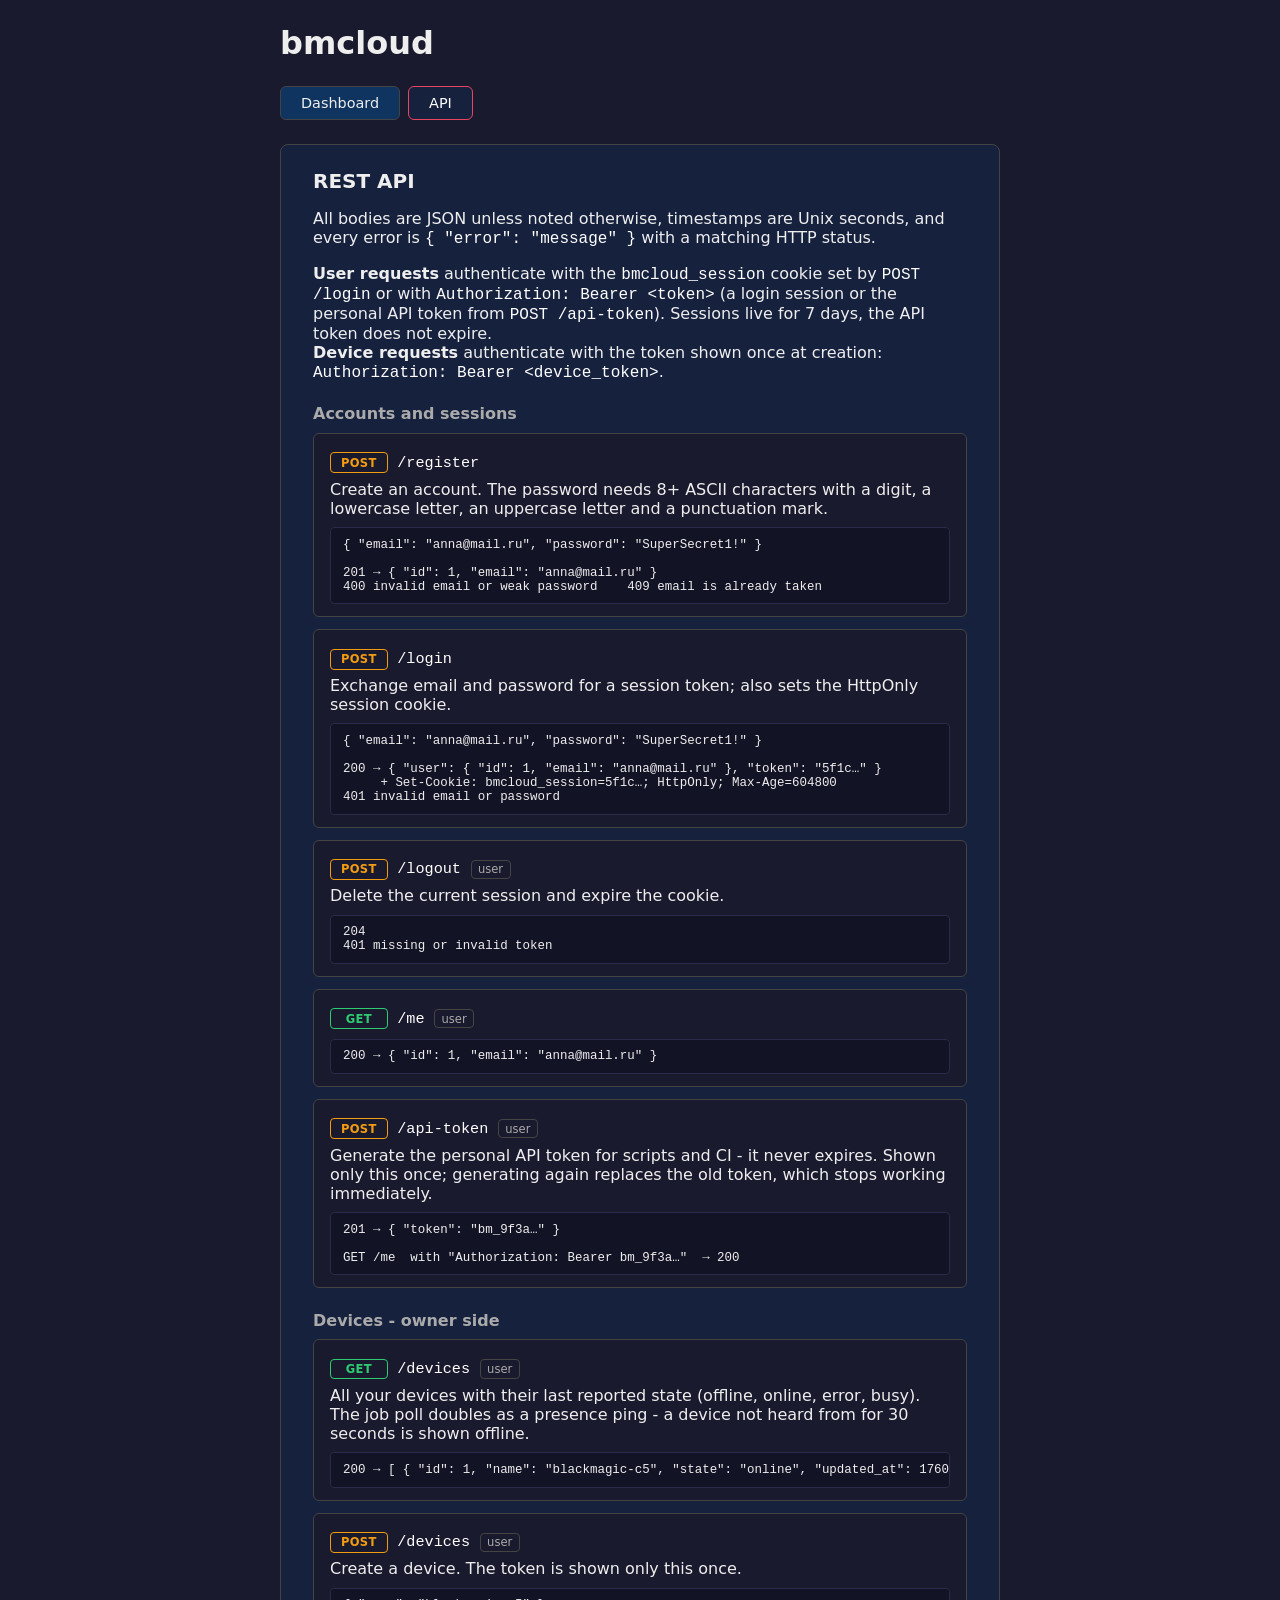
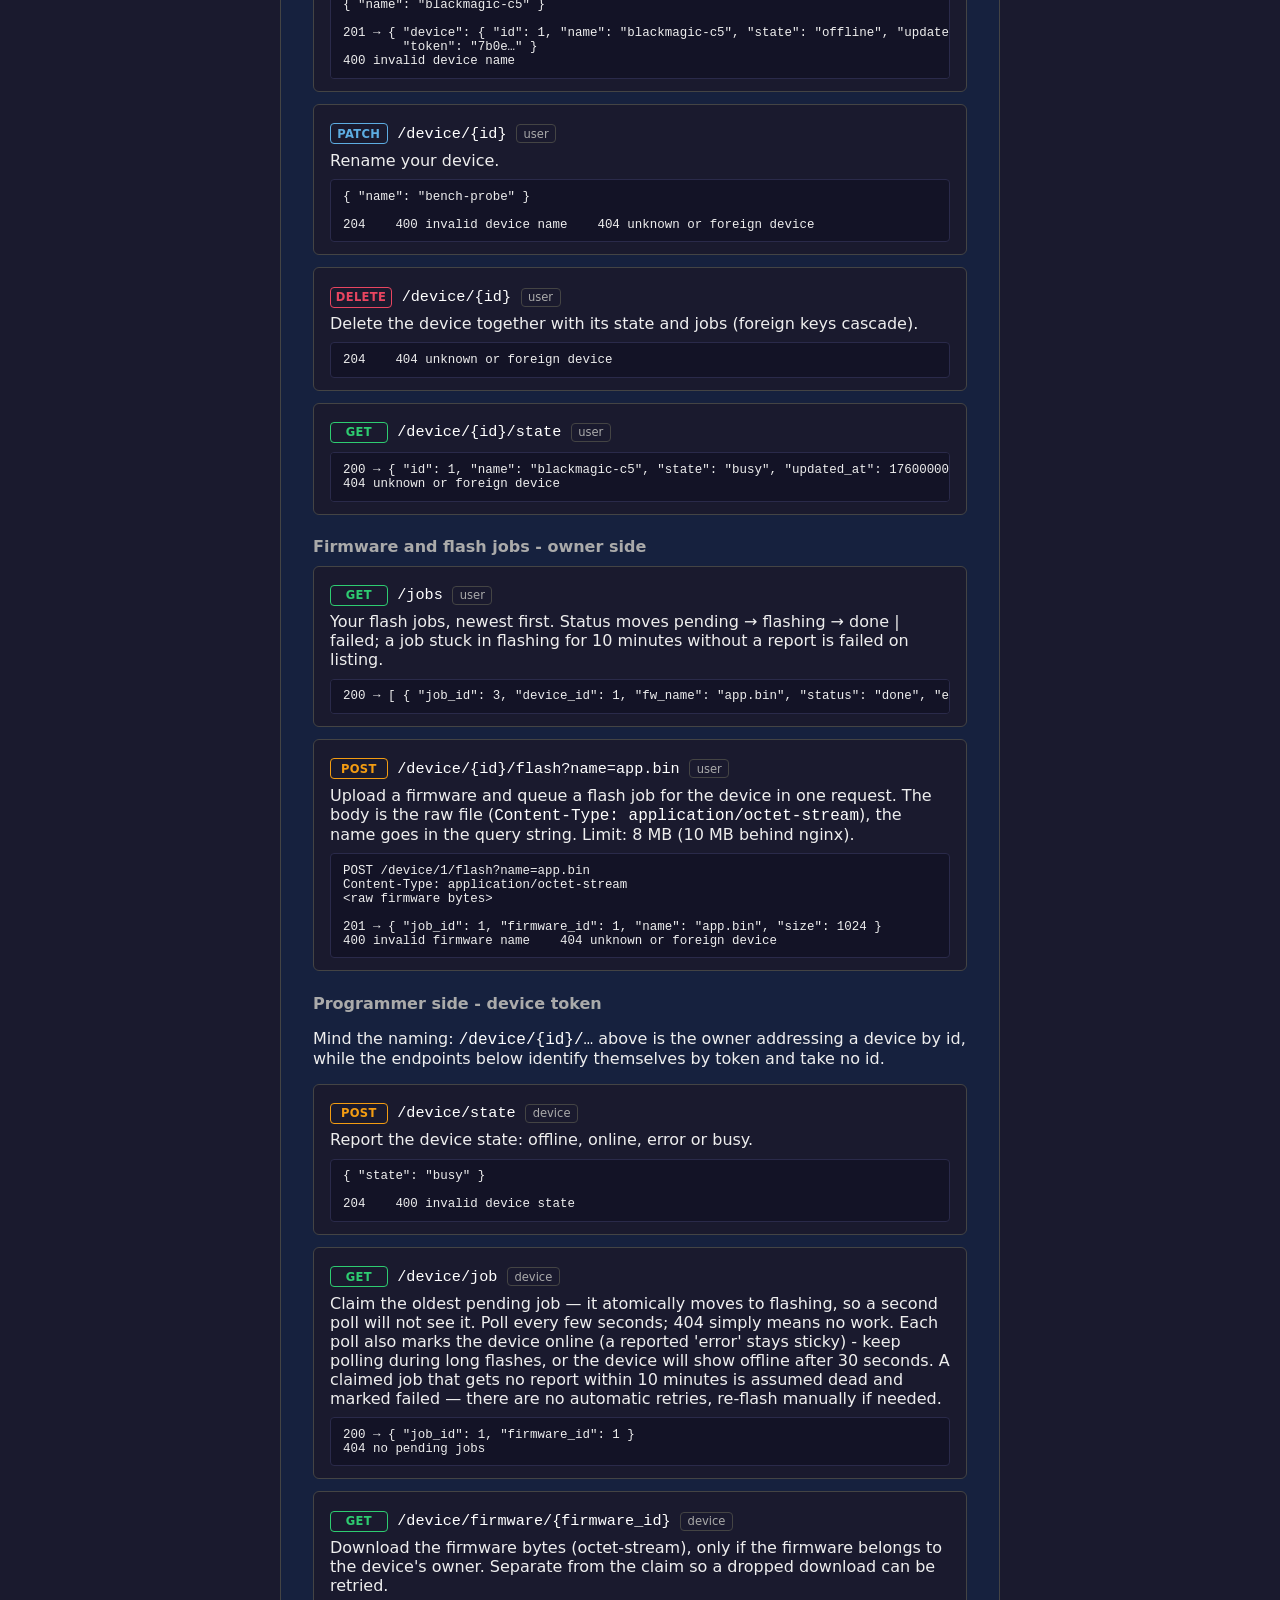
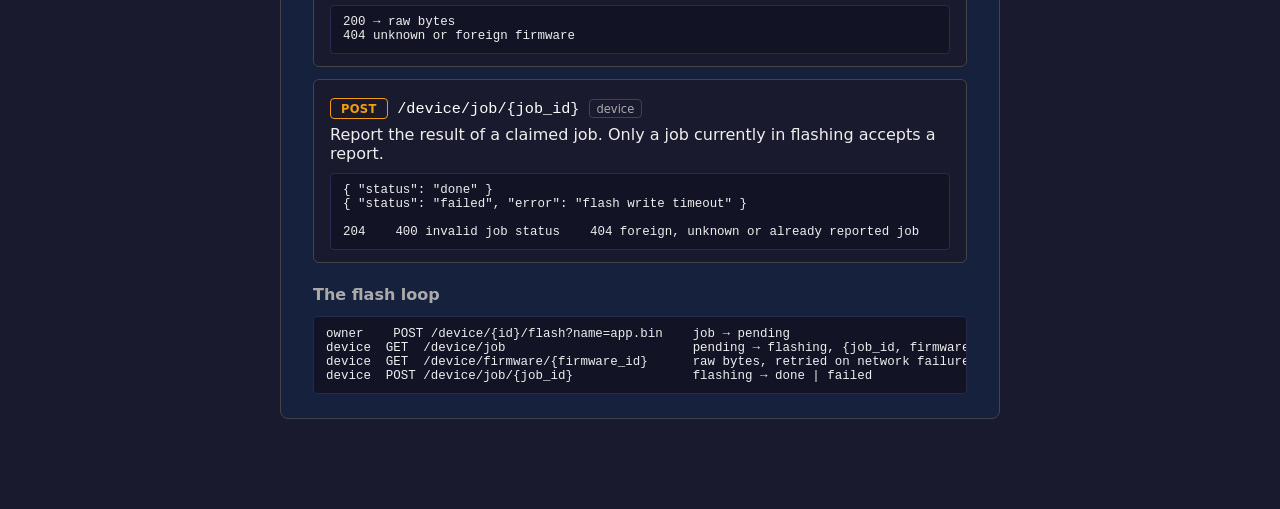
<file: bmcloud-server/static/api.html>
<!DOCTYPE html>

<head>
    <meta charset="utf-8">
    <title>bmcloud API</title>
    <link rel="stylesheet" href="styles.css">
</head>

<body>
    <h1>bmcloud</h1>

    <nav class="tabs">
        <a class="tab" href="/">Dashboard</a>
        <a class="tab active" href="/api.html">API</a>
    </nav>

    <section id="api-panel">
        <h2>REST API</h2>

        <p>
            All bodies are JSON unless noted otherwise, timestamps are Unix seconds,
            and every error is <code>{ "error": "message" }</code> with a matching HTTP status.
        </p>
        <p>
            <b>User requests</b> authenticate with the <code>bmcloud_session</code> cookie set by
            <code>POST /login</code> or with <code>Authorization: Bearer &lt;token&gt;</code>
            (a login session or the personal API token from <code>POST /api-token</code>).
            Sessions live for 7 days, the API token does not expire.<br>
            <b>Device requests</b> authenticate with the token shown once at creation:
            <code>Authorization: Bearer &lt;device_token&gt;</code>.
        </p>

        <h3>Accounts and sessions</h3>

        <div class="endpoint">
            <p class="ep-head"><span class="method m-post">POST</span><code>/register</code></p>
            <p>Create an account. The password needs 8+ ASCII characters with a digit,
                a lowercase letter, an uppercase letter and a punctuation mark.</p>
            <pre>{ "email": "anna@mail.ru", "password": "SuperSecret1!" }

201 → { "id": 1, "email": "anna@mail.ru" }
400 invalid email or weak password    409 email is already taken</pre>
        </div>

        <div class="endpoint">
            <p class="ep-head"><span class="method m-post">POST</span><code>/login</code></p>
            <p>Exchange email and password for a session token; also sets the HttpOnly session cookie.</p>
            <pre>{ "email": "anna@mail.ru", "password": "SuperSecret1!" }

200 → { "user": { "id": 1, "email": "anna@mail.ru" }, "token": "5f1c…" }
     + Set-Cookie: bmcloud_session=5f1c…; HttpOnly; Max-Age=604800
401 invalid email or password</pre>
        </div>

        <div class="endpoint">
            <p class="ep-head"><span class="method m-post">POST</span><code>/logout</code> <span class="auth-tag">user</span></p>
            <p>Delete the current session and expire the cookie.</p>
            <pre>204
401 missing or invalid token</pre>
        </div>

        <div class="endpoint">
            <p class="ep-head"><span class="method m-get">GET</span><code>/me</code> <span class="auth-tag">user</span></p>
            <pre>200 → { "id": 1, "email": "anna@mail.ru" }</pre>
        </div>

        <div class="endpoint">
            <p class="ep-head"><span class="method m-post">POST</span><code>/api-token</code> <span class="auth-tag">user</span></p>
            <p>Generate the personal API token for scripts and CI - it never expires.
                Shown only this once; generating again replaces the old token,
                which stops working immediately.</p>
            <pre>201 → { "token": "bm_9f3a…" }

GET /me  with "Authorization: Bearer bm_9f3a…"  → 200</pre>
        </div>

        <h3>Devices - owner side</h3>

        <div class="endpoint">
            <p class="ep-head"><span class="method m-get">GET</span><code>/devices</code> <span class="auth-tag">user</span></p>
            <p>All your devices with their last reported state (offline, online, error, busy).
                The job poll doubles as a presence ping - a device not heard from for
                30 seconds is shown offline.</p>
            <pre>200 → [ { "id": 1, "name": "blackmagic-c5", "state": "online", "updated_at": 1760000000 } ]</pre>
        </div>

        <div class="endpoint">
            <p class="ep-head"><span class="method m-post">POST</span><code>/devices</code> <span class="auth-tag">user</span></p>
            <p>Create a device. The token is shown only this once.</p>
            <pre>{ "name": "blackmagic-c5" }

201 → { "device": { "id": 1, "name": "blackmagic-c5", "state": "offline", "updated_at": 1760000000 },
        "token": "7b0e…" }
400 invalid device name</pre>
        </div>

        <div class="endpoint">
            <p class="ep-head"><span class="method m-patch">PATCH</span><code>/device/{id}</code> <span class="auth-tag">user</span></p>
            <p>Rename your device.</p>
            <pre>{ "name": "bench-probe" }

204    400 invalid device name    404 unknown or foreign device</pre>
        </div>

        <div class="endpoint">
            <p class="ep-head"><span class="method m-delete">DELETE</span><code>/device/{id}</code> <span class="auth-tag">user</span></p>
            <p>Delete the device together with its state and jobs (foreign keys cascade).</p>
            <pre>204    404 unknown or foreign device</pre>
        </div>

        <div class="endpoint">
            <p class="ep-head"><span class="method m-get">GET</span><code>/device/{id}/state</code> <span class="auth-tag">user</span></p>
            <pre>200 → { "id": 1, "name": "blackmagic-c5", "state": "busy", "updated_at": 1760000000 }
404 unknown or foreign device</pre>
        </div>

        <h3>Firmware and flash jobs - owner side</h3>

        <div class="endpoint">
            <p class="ep-head"><span class="method m-get">GET</span><code>/jobs</code> <span class="auth-tag">user</span></p>
            <p>Your flash jobs, newest first. Status moves pending → flashing → done | failed;
                a job stuck in flashing for 10 minutes without a report is failed on listing.</p>
            <pre>200 → [ { "job_id": 3, "device_id": 1, "fw_name": "app.bin", "status": "done", "error": null } ]</pre>
        </div>

        <div class="endpoint">
            <p class="ep-head"><span class="method m-post">POST</span><code>/device/{id}/flash?name=app.bin</code> <span class="auth-tag">user</span></p>
            <p>Upload a firmware and queue a flash job for the device in one request.
                The body is the raw file (<code>Content-Type: application/octet-stream</code>),
                the name goes in the query string. Limit: 8 MB (10 MB behind nginx).</p>
            <pre>POST /device/1/flash?name=app.bin
Content-Type: application/octet-stream
&lt;raw firmware bytes&gt;

201 → { "job_id": 1, "firmware_id": 1, "name": "app.bin", "size": 1024 }
400 invalid firmware name    404 unknown or foreign device</pre>
        </div>

        <h3>Programmer side - device token</h3>
        <p>
            Mind the naming: <code>/device/{id}/…</code> above is the owner addressing a device by id,
            while the endpoints below identify themselves by token and take no id.
        </p>

        <div class="endpoint">
            <p class="ep-head"><span class="method m-post">POST</span><code>/device/state</code> <span class="auth-tag">device</span></p>
            <p>Report the device state: offline, online, error or busy.</p>
            <pre>{ "state": "busy" }

204    400 invalid device state</pre>
        </div>

        <div class="endpoint">
            <p class="ep-head"><span class="method m-get">GET</span><code>/device/job</code> <span class="auth-tag">device</span></p>
            <p>Claim the oldest pending job — it atomically moves to flashing, so a second poll
                will not see it. Poll every few seconds; 404 simply means no work.
                Each poll also marks the device online (a reported 'error' stays sticky) - keep
                polling during long flashes, or the device will show offline after 30 seconds.
                A claimed job that gets no report within 10 minutes is assumed dead and marked
                failed — there are no automatic retries, re-flash manually if needed.</p>
            <pre>200 → { "job_id": 1, "firmware_id": 1 }
404 no pending jobs</pre>
        </div>

        <div class="endpoint">
            <p class="ep-head"><span class="method m-get">GET</span><code>/device/firmware/{firmware_id}</code> <span class="auth-tag">device</span></p>
            <p>Download the firmware bytes (octet-stream), only if the firmware belongs to the
                device's owner. Separate from the claim so a dropped download can be retried.</p>
            <pre>200 → raw bytes
404 unknown or foreign firmware</pre>
        </div>

        <div class="endpoint">
            <p class="ep-head"><span class="method m-post">POST</span><code>/device/job/{job_id}</code> <span class="auth-tag">device</span></p>
            <p>Report the result of a claimed job. Only a job currently in flashing accepts a report.</p>
            <pre>{ "status": "done" }
{ "status": "failed", "error": "flash write timeout" }

204    400 invalid job status    404 foreign, unknown or already reported job</pre>
        </div>

        <h3>The flash loop</h3>
        <pre class="flow">owner    POST /device/{id}/flash?name=app.bin    job → pending
device  GET  /device/job                         pending → flashing, {job_id, firmware_id}
device  GET  /device/firmware/{firmware_id}      raw bytes, retried on network failure
device  POST /device/job/{job_id}                flashing → done | failed</pre>
    </section>
</body>

</html>
</file>
<file: bmcloud-server/static/styles.css>
* {
    box-sizing: border-box;
}

:root {
    --card: #16213e;
    --accent: #e94560;
    --fill: #0f3460;
    --border: #444;
    --muted: #aaa;
    --text: #eee;
    --column: 720px;
}

body {
    margin: 0;
    min-height: 100vh;
    padding: 1.5rem;
    background: #1a1a2e;
    color: var(--text);
    font-family: system-ui, sans-serif;
}

h1 {
    max-width: var(--column);
    margin: 0 auto 1.5rem;
    font-size: 2rem;
}

/* Auth and devices panel drawn as cards */
section {
    max-width: var(--column);
    margin: 0 auto 1.5rem;
    padding: 1.5rem 2rem;
    background: var(--card);
    border: 1px solid var(--border);
    border-radius: 8px;
}

section h2 {
    margin: 0 0 1rem;
    font-size: 1.25rem;
}

input,
select {
    padding: 0.5rem 0.75rem;
    background: var(--fill);
    color: var(--text);
    border: 1px solid var(--border);
    border-radius: 6px;
}

input::placeholder {
    color: var(--muted);
}

input:focus,
select:focus {
    outline: none;
    border-color: #888;
}

button,
.file-btn,
.tab {
    padding: 0.5rem 1.25rem;
    background: var(--fill);
    color: var(--text);
    border: 1px solid var(--border);
    border-radius: 6px;
    font-size: 0.9rem;
    cursor: pointer;
}

button:hover,
.file-btn:hover,
.tab:hover {
    background: #12386b;
    border-color: #888;
}

button:active,
.file-btn:active,
.tab:active {
    transform: scale(0.97);
}

/* File picker drawn as a button: the native input sits inside the label but is
   clipped out of sight (still focusable - Tab + Enter opens the dialog) */
.file-btn {
    display: inline-block; /* labels are display:inline, transform needs a box */
    line-height: 1.2;
}

.file-btn:focus-within {
    outline: none;
    border-color: #888;
}

.visually-hidden {
    position: absolute;
    width: 1px;
    height: 1px;
    margin: -1px;
    padding: 0;
    border: 0;
    overflow: hidden;
    clip: rect(0 0 0 0);
    clip-path: inset(50%);
    white-space: nowrap;
}

.file-name {
    color: var(--muted);
    font-size: 0.85rem;
    word-break: break-all;
}

table {
    width: 100%;
    border-collapse: collapse;
    font-size: 0.9rem;
}

th {
    text-align: left;
    color: var(--muted);
    font-weight: normal;
    padding: 0.35rem 0.5rem;
    border-bottom: 1px solid var(--border);
}

td {
    padding: 0.45rem 0.5rem;
    text-align: left;
    border-bottom: 1px solid #2a2a4a;
}

.online  { color: #2ecc71; font-weight: bold; }
.offline { color: var(--muted); }
.error   { color: var(--accent); font-weight: bold; }
.busy    { color: #f39c12; }

/* Flash job statuses in the jobs table */
.pending  { color: var(--muted); }
.flashing { color: #f39c12; }
.done     { color: #2ecc71; font-weight: bold; }
.failed   { color: var(--accent); font-weight: bold; }

/* Compact destructive action in the devices table */
.device-del {
    padding: 0.15rem 0.6rem;
    color: var(--muted);
    font-size: 0.8rem;
    line-height: 1.2;
}

.device-del:hover {
    color: var(--accent);
    background: var(--fill);
    border-color: var(--accent);
}

.device-del:disabled {
    opacity: 0.5;
    cursor: default;
}

/* Click-to-rename device name */
.device-name {
    display: inline-block;
    padding: 0.1rem 0.3rem;
    margin: -0.1rem -0.3rem;
    border-radius: 4px;
    border-bottom: 1px dashed transparent;
    cursor: pointer;
    transition: background 0.15s, color 0.15s;
}

.device-name:hover {
    background: var(--fill);
    border-bottom-color: var(--muted);
    color: #fff;
}

.device-name-input {
    width: 100%;
    padding: 0.15rem 0.35rem;
    font-size: inherit;
    font-family: inherit;
    border-color: #888;
    border-radius: 4px;
}

#msg { color: var(--muted); min-height: 1.2em; }
#jobs-msg { color: var(--muted); min-height: 1.2em; }
#auth-msg { min-height: 1.2em; }
#auth-msg.err { color: var(--accent); }

/* One-time token boxes (device token, personal api token) */
#new-token,
#api-token-box {
    margin: 0.75rem 0;
    padding: 0.75rem 1rem;
    background: var(--fill);
    border: 1px solid var(--border);
    border-radius: 6px;
}

#new-token p,
#api-token-box p {
    margin: 0.25rem 0;
}

.token-row {
    display: flex;
    align-items: center;
    gap: 0.75rem;
    flex-wrap: wrap;
}

#new-token-value,
#api-token-value {
    padding: 0.35rem 0.6rem;
    background: #1a1a2e;
    border: 1px solid var(--border);
    border-radius: 4px;
    font-size: 0.85rem;
    word-break: break-all;
    user-select: all;
}

#copy-msg,
#copy-api-msg {
    color: #2ecc71;
    font-size: 0.85rem;
}

/* Tab bar under the heading - plain links styled like buttons */
.tabs {
    max-width: var(--column);
    margin: 0 auto 1.5rem;
    display: flex;
    gap: 0.5rem;
}

a.tab {
    display: inline-block;
    text-decoration: none;
}

.tab.active {
    border-color: var(--accent);
    background: var(--card);
    color: #fff;
}

/* API reference */
code,
pre {
    font-family: ui-monospace, SFMono-Regular, Menlo, Consolas, monospace;
}

#api-panel code {
    color: #fff;
}

#api-panel h3 {
    margin: 1.4rem 0 0.6rem;
    font-size: 1rem;
    color: var(--muted);
}

.endpoint {
    margin: 0 0 0.75rem;
    padding: 0.75rem 1rem;
    background: #1a1a2e;
    border: 1px solid var(--border);
    border-radius: 6px;
}

.endpoint p {
    margin: 0.4rem 0 0;
}

.ep-head {
    display: flex;
    align-items: center;
    gap: 0.6rem;
    margin: 0 0 0.2rem;
}

.ep-head code {
    font-size: 0.95rem;
}

.method {
    display: inline-block;
    min-width: 3.6rem;
    text-align: center;
    padding: 0.15rem 0.3rem;
    border-radius: 4px;
    font-size: 0.72rem;
    font-weight: bold;
    letter-spacing: 0.03em;
}

.m-get    { color: #2ecc71; border: 1px solid #2ecc71; }
.m-post   { color: #f39c12; border: 1px solid #f39c12; }
.m-patch  { color: #5dade2; border: 1px solid #5dade2; }
.m-delete { color: var(--accent); border: 1px solid var(--accent); }

.auth-tag {
    color: var(--muted);
    font-size: 0.72rem;
    border: 1px solid var(--border);
    padding: 0.1rem 0.4rem;
    border-radius: 4px;
}

#api-panel pre {
    margin: 0.6rem 0 0;
    padding: 0.6rem 0.75rem;
    background: #131326;
    border: 1px solid #2a2a4a;
    border-radius: 4px;
    font-size: 0.78rem;
    overflow-x: auto;
}

#api-panel pre.flow {
    margin-top: 0.75rem;
}
</file>
